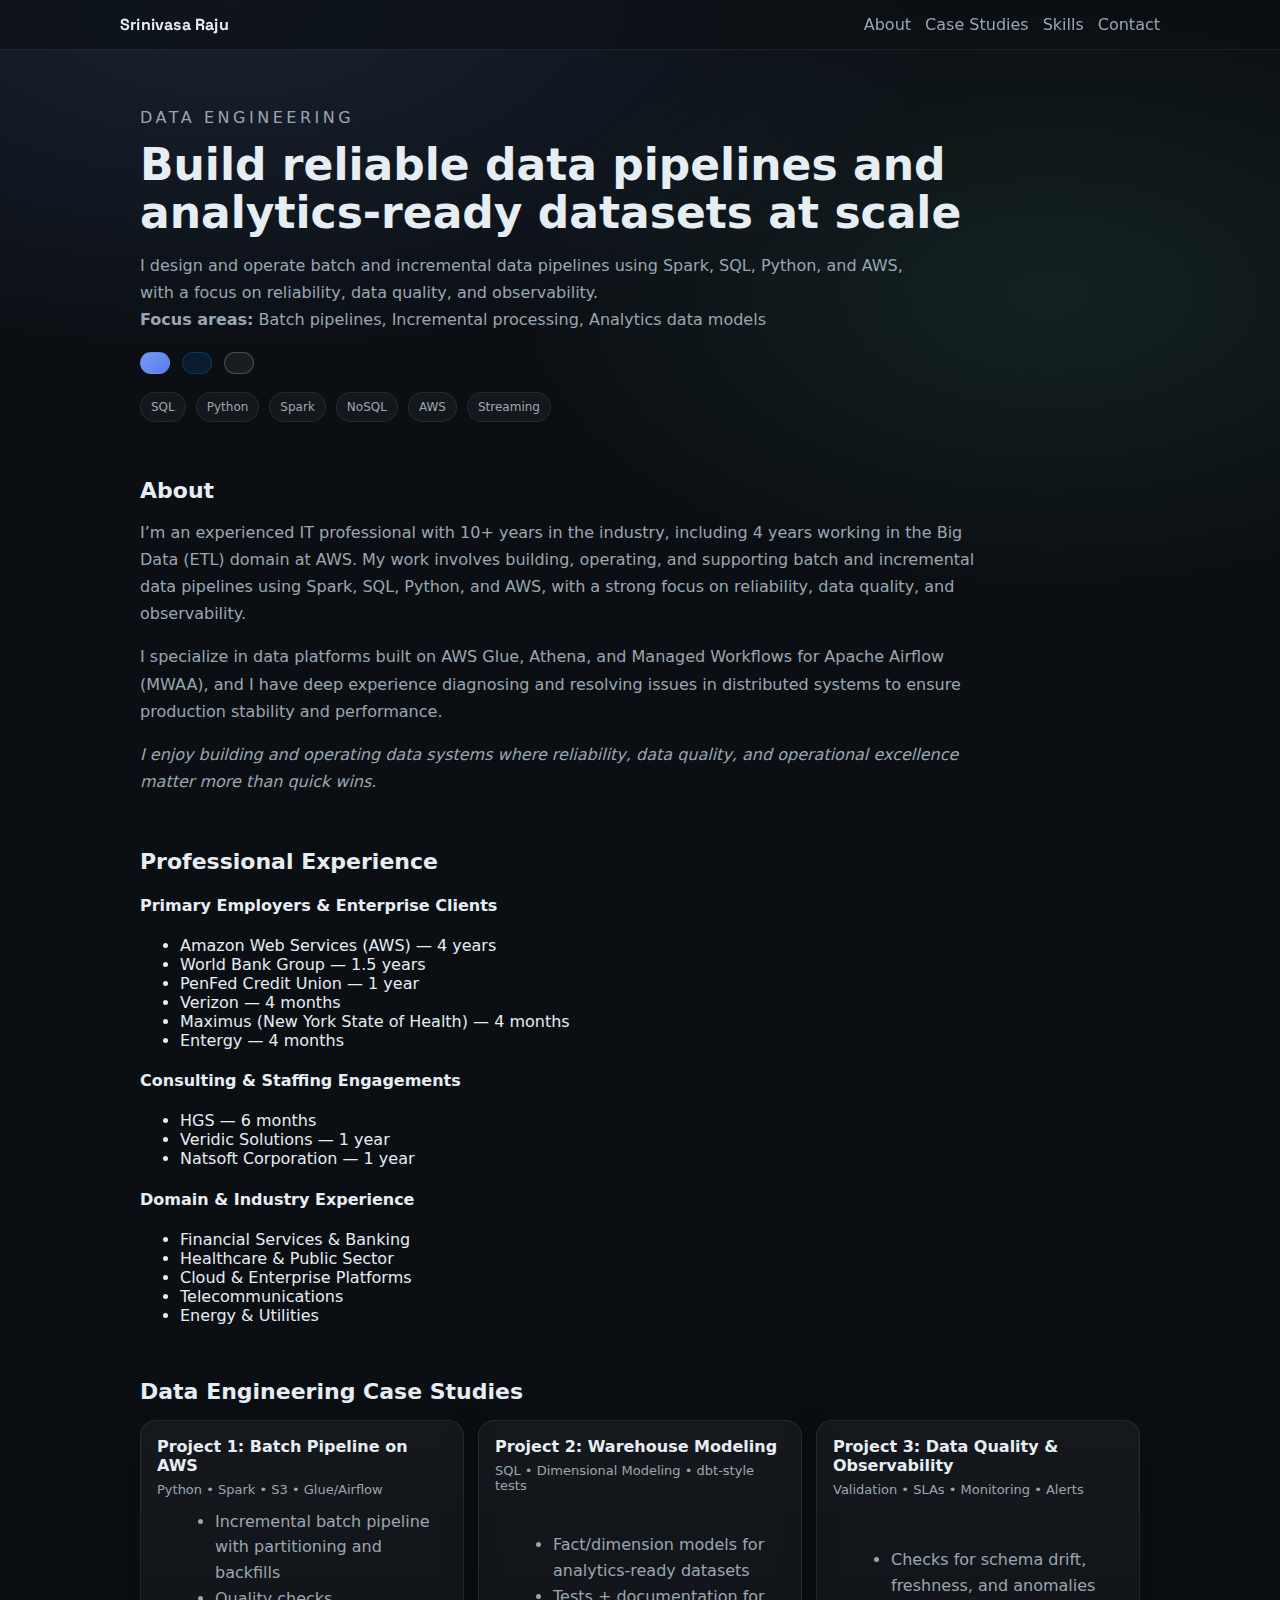
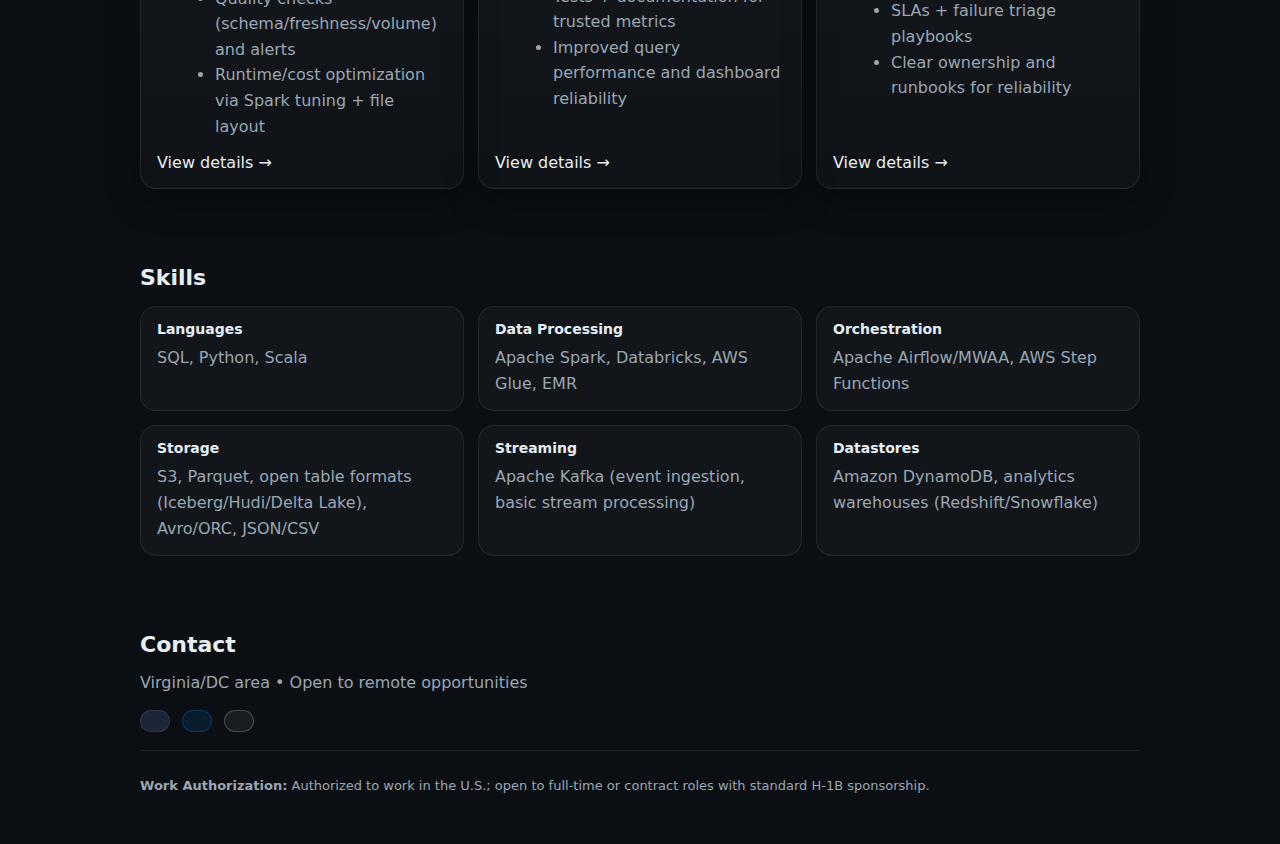
<file: index.html>
<!doctype html>
<html lang="en">
<head>
  <meta charset="utf-8" />
  <meta name="viewport" content="width=device-width, initial-scale=1" />
  <link href="https://fonts.googleapis.com/css2?family=Space+Grotesk:wght@500;600;700&display=swap" rel="stylesheet">

  <title>Srinivasa Raju — Data Engineering</title>
  <meta name="description" content="Srinivasa Raju — Data Engineering. Batch & incremental pipelines using Spark, SQL, Python, and AWS." />

  <link rel="stylesheet" href="/assets/styles.css" />
</head>

<body>
  <header class="nav">
    <div class="container nav-inner">
      <a class="brand" href="/">Srinivasa Raju</a>

      <nav class="nav-links">
        <a href="#aboutme">About</a>
        <a href="#projects">Case Studies</a>
        <a href="#skills">Skills</a>
        <a href="#contact">Contact</a>
      </nav>
    </div>
  </header>

  <main class="container">
    <!-- HERO -->
    <section class="hero">
      <p class="kicker">Data Engineering</p>

      <h1>Build reliable data pipelines and analytics-ready datasets at scale</h1>

      <p class="subhead">
        I design and operate batch and incremental data pipelines using Spark, SQL, Python, and AWS, with a focus on reliability,
        data quality, and observability.
        <br/><strong>Focus areas:</strong> Batch pipelines, Incremental processing, Analytics data models
      </p>

      <!-- Icon-only CTAs -->
      <div class="cta">
        <!-- Resume (update href when your PDF is ready) -->
        <a class="btn btn-primary icon-only"
           href="#"
           aria-label="Resume (PDF)"
           title="Resume (PDF)"
           onclick="alert('Resume PDF coming soon'); return false;">
          <svg viewBox="0 0 24 24" aria-hidden="true">
            <path d="M6 2h7l5 5v15a2 2 0 0 1-2 2H6a2 2 0 0 1-2-2V4a2 2 0 0 1 2-2zm7 1.5V8h4.5"/>
          </svg>
        </a>

        <a class="btn btn-linkedin icon-only"
           href="https://linkedin.com/in/kallepalliraju"
           target="_blank"
           rel="noreferrer"
           aria-label="LinkedIn"
           title="LinkedIn">
          <svg viewBox="0 0 24 24" aria-hidden="true">
            <path d="M20.45 20.45h-3.55v-5.57c0-1.33-.03-3.04-1.85-3.04-1.85 0-2.13 1.44-2.13 2.94v5.67H9.37V9h3.41v1.56h.05c.48-.9 1.65-1.85 3.4-1.85 3.64 0 4.31 2.4 4.31 5.51v6.23zM5.34 7.43a2.06 2.06 0 1 1 0-4.12 2.06 2.06 0 0 1 0 4.12zM7.12 20.45H3.56V9h3.56v11.45z"/>
          </svg>
        </a>

        <a class="btn btn-github icon-only"
           href="https://github.com/srinuraju"
           target="_blank"
           rel="noreferrer"
           aria-label="GitHub"
           title="GitHub">
          <svg viewBox="0 0 24 24" aria-hidden="true">
            <path d="M12 .5C5.65.5.5 5.78.5 12.29c0 5.2 3.44 9.6 8.21 11.16.6.11.82-.27.82-.6v-2.12c-3.34.74-4.04-1.45-4.04-1.45-.55-1.44-1.34-1.82-1.34-1.82-1.1-.78.08-.77.08-.77 1.22.09 1.86 1.28 1.86 1.28 1.08 1.9 2.83 1.35 3.52 1.03.11-.81.42-1.35.76-1.66-2.67-.31-5.47-1.36-5.47-6.05 0-1.34.46-2.44 1.23-3.3-.12-.31-.53-1.56.12-3.25 0 0 1.01-.33 3.3 1.26a11.2 11.2 0 0 1 6 0c2.28-1.59 3.29-1.26 3.29-1.26.65 1.69.24 2.94.12 3.25.77.86 1.23 1.96 1.23 3.3 0 4.7-2.81 5.74-5.49 6.04.43.38.82 1.13.82 2.28v3.38c0 .33.22.72.83.6 4.77-1.56 8.2-5.96 8.2-11.16C23.5 5.78 18.35.5 12 .5z"/>
          </svg>
        </a>

  
      </div>

      <div class="chips">
        <span class="chip">SQL</span>
        <span class="chip">Python</span>
        <span class="chip">Spark</span>
        <span class="chip">NoSQL</span>
        <span class="chip">AWS</span>
        <span class="chip">Streaming</span>
      </div>
    </section>

    <!-- ABOUT -->
    <section id="aboutme" class="section">
      <h2>About</h2>
      <p class="muted" style="max-width: 850px; line-height: 1.7;">
        I’m an experienced IT professional with 10+ years in the industry, including 4 years working in the Big Data (ETL) domain at AWS.
        My work involves building, operating, and supporting batch and incremental data pipelines using Spark, SQL, Python, and AWS, with a strong
        focus on reliability, data quality, and observability.
      </p>
      <p class="muted" style="max-width: 850px; line-height: 1.7; margin-top: 10px;">
        I specialize in data platforms built on AWS Glue, Athena, and Managed Workflows for Apache Airflow (MWAA), and I have deep experience
        diagnosing and resolving issues in distributed systems to ensure production stability and performance.
      </p>
      <p class="muted" style="max-width: 850px; line-height: 1.7; margin-top: 10px;">
  <em>I enjoy building and operating data systems where reliability, data quality, and operational excellence matter more than quick wins.</em>
</p>
    </section>
<section id="experience">
  <h2>Professional Experience</h2>

  <h4>Primary Employers & Enterprise Clients</h4>
  <ul>
    <li>Amazon Web Services (AWS) — 4 years</li>
    <li>World Bank Group — 1.5 years</li>
    <li>PenFed Credit Union — 1 year</li>
    <li>Verizon — 4 months</li>
    <li>Maximus (New York State of Health) — 4 months</li>
    <li>Entergy — 4 months</li>
  </ul>

  <h4>Consulting & Staffing Engagements</h4>
  <ul>
    <li>HGS — 6 months</li>
    <li>Veridic Solutions — 1 year</li>
    <li>Natsoft Corporation — 1 year</li>
  </ul>

</section>

    <h4>Domain & Industry Experience</h4>
<ul>
  <li>Financial Services & Banking</li>
  <li>Healthcare & Public Sector</li>
  <li>Cloud & Enterprise Platforms</li>
  <li>Telecommunications</li>
  <li>Energy & Utilities</li>
</ul>
    
    <!-- CASE STUDIES -->
    <section id="projects" class="section">
      <div class="section-head">
        <h2>Data Engineering Case Studies</h2>
      </div>

      <div class="grid">
        <article class="card">
          <div class="card-top">
            <h3>Project 1: Batch Pipeline on AWS</h3>
            <p class="meta">Python • Spark • S3 • Glue/Airflow</p>
          </div>
          <ul class="bullets">
            <li>Incremental batch pipeline with partitioning and backfills</li>
            <li>Quality checks (schema/freshness/volume) and alerts</li>
            <li>Runtime/cost optimization via Spark tuning + file layout</li>
          </ul>
          <a class="card-link" href="/projects/project-1.html">View details →</a>
        </article>

        <article class="card">
          <div class="card-top">
            <h3>Project 2: Warehouse Modeling</h3>
            <p class="meta">SQL • Dimensional Modeling • dbt-style tests</p>
          </div>
          <ul class="bullets">
            <li>Fact/dimension models for analytics-ready datasets</li>
            <li>Tests + documentation for trusted metrics</li>
            <li>Improved query performance and dashboard reliability</li>
          </ul>
          <a class="card-link" href="/projects/project-2.html">View details →</a>
        </article>

        <article class="card">
          <div class="card-top">
            <h3>Project 3: Data Quality & Observability</h3>
            <p class="meta">Validation • SLAs • Monitoring • Alerts</p>
          </div>
          <ul class="bullets">
            <li>Checks for schema drift, freshness, and anomalies</li>
            <li>SLAs + failure triage playbooks</li>
            <li>Clear ownership and runbooks for reliability</li>
          </ul>
          <a class="card-link" href="/projects/project-3.html">View details →</a>
        </article>
      </div>
    </section>

    <!-- SKILLS -->
    <section id="skills" class="section">
      <h2>Skills</h2>
      <div class="skills">
        <div class="skill-block">
          <h4>Languages</h4>
          <p>SQL, Python, Scala</p>
        </div>

        <div class="skill-block">
          <h4>Data Processing</h4>
          <p>Apache Spark, Databricks, AWS Glue, EMR</p>
        </div>

        <div class="skill-block">
          <h4>Orchestration</h4>
          <p>Apache Airflow/MWAA, AWS Step Functions</p>
        </div>

        <div class="skill-block">
          <h4>Storage</h4>
          <p>S3, Parquet, open table formats (Iceberg/Hudi/Delta Lake), Avro/ORC, JSON/CSV</p>
        </div>

        <div class="skill-block">
          <h4>Streaming</h4>
          <p>Apache Kafka (event ingestion, basic stream processing)</p>
        </div>

        <div class="skill-block">
          <h4>Datastores</h4>
          <p>Amazon DynamoDB, analytics warehouses (Redshift/Snowflake)</p>
        </div>
      </div>
    </section>

    <!-- CONTACT -->
    <section id="contact" class="section">
      <h2>Contact</h2>
      <p class="muted">Virginia/DC area • Open to remote opportunities</p>

      <div class="cta">
        <a class="btn btn-email icon-only"
           href="mailto:ksraju414@gmail.com"
           aria-label="Email"
           title="Email">
          <svg viewBox="0 0 24 24" aria-hidden="true">
            <path d="M2 5a2 2 0 0 1 2-2h16a2 2 0 0 1 2 2v14a2 2 0 0 1-2 2H4a2 2 0 0 1-2-2V5zm2 .5v.2l8 5.3 8-5.3v-.2H4zm16 2.8-8 5.2-8-5.2V19h16V8.3z"/>
          </svg>
        </a>

        <a class="btn btn-linkedin icon-only"
           href="https://linkedin.com/in/kallepalliraju"
           target="_blank"
           rel="noreferrer"
           aria-label="LinkedIn"
           title="LinkedIn">
          <svg viewBox="0 0 24 24" aria-hidden="true">
            <path d="M20.45 20.45h-3.55v-5.57c0-1.33-.03-3.04-1.85-3.04-1.85 0-2.13 1.44-2.13 2.94v5.67H9.37V9h3.41v1.56h.05c.48-.9 1.65-1.85 3.4-1.85 3.64 0 4.31 2.4 4.31 5.51v6.23zM5.34 7.43a2.06 2.06 0 1 1 0-4.12 2.06 2.06 0 0 1 0 4.12zM7.12 20.45H3.56V9h3.56v11.45z"/>
          </svg>
        </a>

        <a class="btn btn-github icon-only"
           href="https://github.com/srinuraju"
           target="_blank"
           rel="noreferrer"
           aria-label="GitHub"
           title="GitHub">
          <svg viewBox="0 0 24 24" aria-hidden="true">
            <path d="M12 .5C5.65.5.5 5.78.5 12.29c0 5.2 3.44 9.6 8.21 11.16.6.11.82-.27.82-.6v-2.12c-3.34.74-4.04-1.45-4.04-1.45-.55-1.44-1.34-1.82-1.34-1.82-1.1-.78.08-.77.08-.77 1.22.09 1.86 1.28 1.86 1.28 1.08 1.9 2.83 1.35 3.52 1.03.11-.81.42-1.35.76-1.66-2.67-.31-5.47-1.36-5.47-6.05 0-1.34.46-2.44 1.23-3.3-.12-.31-.53-1.56.12-3.25 0 0 1.01-.33 3.3 1.26a11.2 11.2 0 0 1 6 0c2.28-1.59 3.29-1.26 3.29-1.26.65 1.69.24 2.94.12 3.25.77.86 1.23 1.96 1.23 3.3 0 4.7-2.81 5.74-5.49 6.04.43.38.82 1.13.82 2.28v3.38c0 .33.22.72.83.6 4.77-1.56 8.2-5.96 8.2-11.16C23.5 5.78 18.35.5 12 .5z"/>
          </svg>
        </a>
      </div>

      <div class="footer-note">
        <p><strong>Work Authorization:</strong> Authorized to work in the U.S.; open to full-time or contract roles with standard H-1B sponsorship.</p>
      </div>
    </section>
  </main>
  <!-- Cloudflare Web Analytics -->
  <script defer src="https://static.cloudflareinsights.com/beacon.min.js"
          data-cf-beacon='{"token": "aaaaec772f2f45168088f39d31ed8c0d"}'></script>
</body>
</html>
</file>
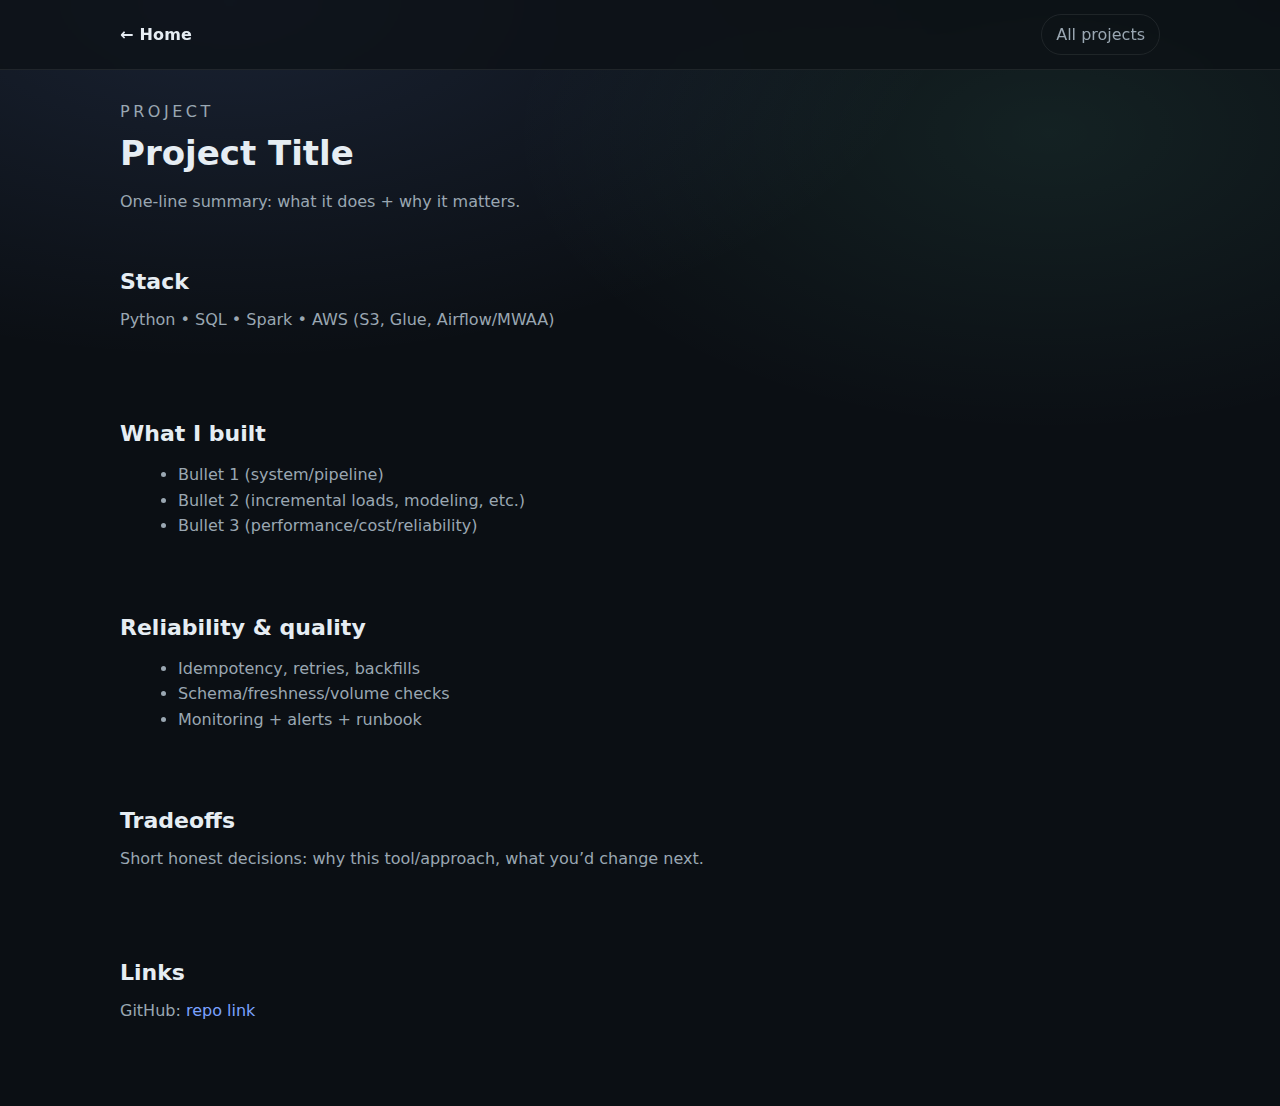
<file: projects/project 2.html>
<!doctype html>
<html lang="en">
<head>
  <meta charset="utf-8" />
  <meta name="viewport" content="width=device-width, initial-scale=1" />
  <title>Project 2 — Srinu</title>
  <link rel="stylesheet" href="/assets/styles.css" />
</head>
<body>
  <header class="nav">
    <div class="container nav-inner">
      <a class="brand" href="/">← Home</a>
      <nav class="nav-links">
        <a class="btn btn-ghost" href="/projects/">All projects</a>
      </nav>
    </div>
  </header>

  <main class="container" style="padding:32px 0;">
    <p class="kicker">Project</p>
    <h1 style="font-size:34px;">Project Title</h1>
    <p class="subhead">One-line summary: what it does + why it matters.</p>

    <section class="section">
      <h2>Stack</h2>
      <p class="muted">Python • SQL • Spark • AWS (S3, Glue, Airflow/MWAA)</p>
    </section>

    <section class="section">
      <h2>What I built</h2>
      <ul class="bullets">
        <li>Bullet 1 (system/pipeline)</li>
        <li>Bullet 2 (incremental loads, modeling, etc.)</li>
        <li>Bullet 3 (performance/cost/reliability)</li>
      </ul>
    </section>

    <section class="section">
      <h2>Reliability & quality</h2>
      <ul class="bullets">
        <li>Idempotency, retries, backfills</li>
        <li>Schema/freshness/volume checks</li>
        <li>Monitoring + alerts + runbook</li>
      </ul>
    </section>

    <section class="section">
      <h2>Tradeoffs</h2>
      <p class="muted">Short honest decisions: why this tool/approach, what you’d change next.</p>
    </section>

    <section class="section">
      <h2>Links</h2>
      <p class="muted">GitHub: <a href="#" target="_blank" rel="noreferrer">repo link</a></p>
    </section>
  </main>
</body>
</html>
</file>
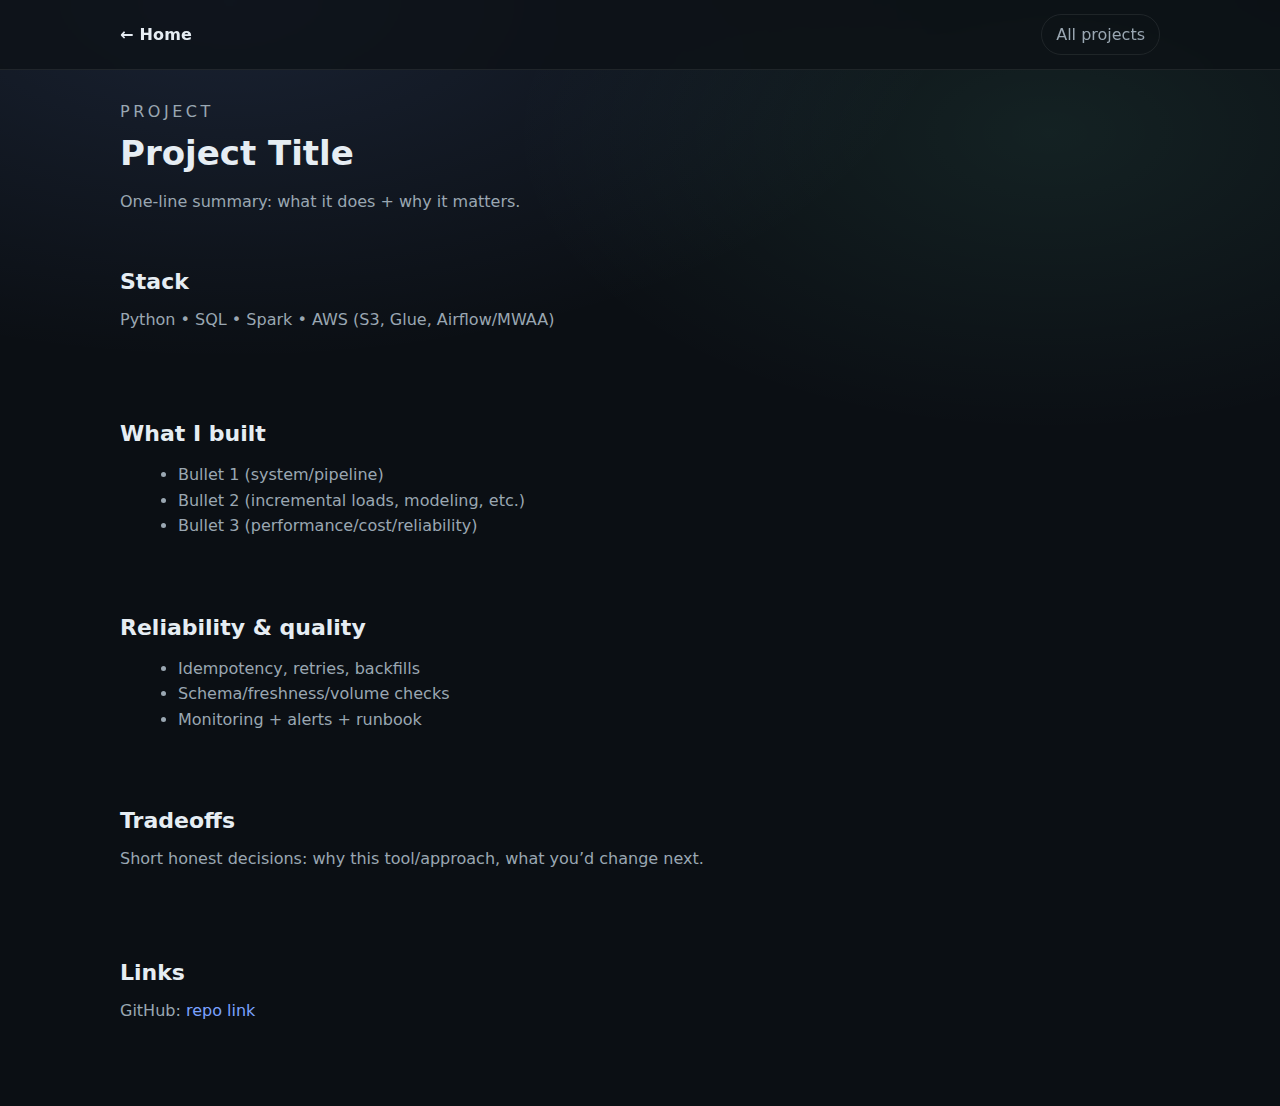
<file: projects/project-1.html>
<!doctype html>
<html lang="en">
<head>
  <meta charset="utf-8" />
  <meta name="viewport" content="width=device-width, initial-scale=1" />
  <title>Project 1 — Srinu</title>
  <link rel="stylesheet" href="/assets/styles.css" />
</head>
<body>
  <header class="nav">
    <div class="container nav-inner">
      <a class="brand" href="/">← Home</a>
      <nav class="nav-links">
        <a class="btn btn-ghost" href="/projects/">All projects</a>
      </nav>
    </div>
  </header>

  <main class="container" style="padding:32px 0;">
    <p class="kicker">Project</p>
    <h1 style="font-size:34px;">Project Title</h1>
    <p class="subhead">One-line summary: what it does + why it matters.</p>

    <section class="section">
      <h2>Stack</h2>
      <p class="muted">Python • SQL • Spark • AWS (S3, Glue, Airflow/MWAA)</p>
    </section>

    <section class="section">
      <h2>What I built</h2>
      <ul class="bullets">
        <li>Bullet 1 (system/pipeline)</li>
        <li>Bullet 2 (incremental loads, modeling, etc.)</li>
        <li>Bullet 3 (performance/cost/reliability)</li>
      </ul>
    </section>

    <section class="section">
      <h2>Reliability & quality</h2>
      <ul class="bullets">
        <li>Idempotency, retries, backfills</li>
        <li>Schema/freshness/volume checks</li>
        <li>Monitoring + alerts + runbook</li>
      </ul>
    </section>

    <section class="section">
      <h2>Tradeoffs</h2>
      <p class="muted">Short honest decisions: why this tool/approach, what you’d change next.</p>
    </section>

    <section class="section">
      <h2>Links</h2>
      <p class="muted">GitHub: <a href="#" target="_blank" rel="noreferrer">repo link</a></p>
    </section>
  </main>
</body>
</html>
</file>
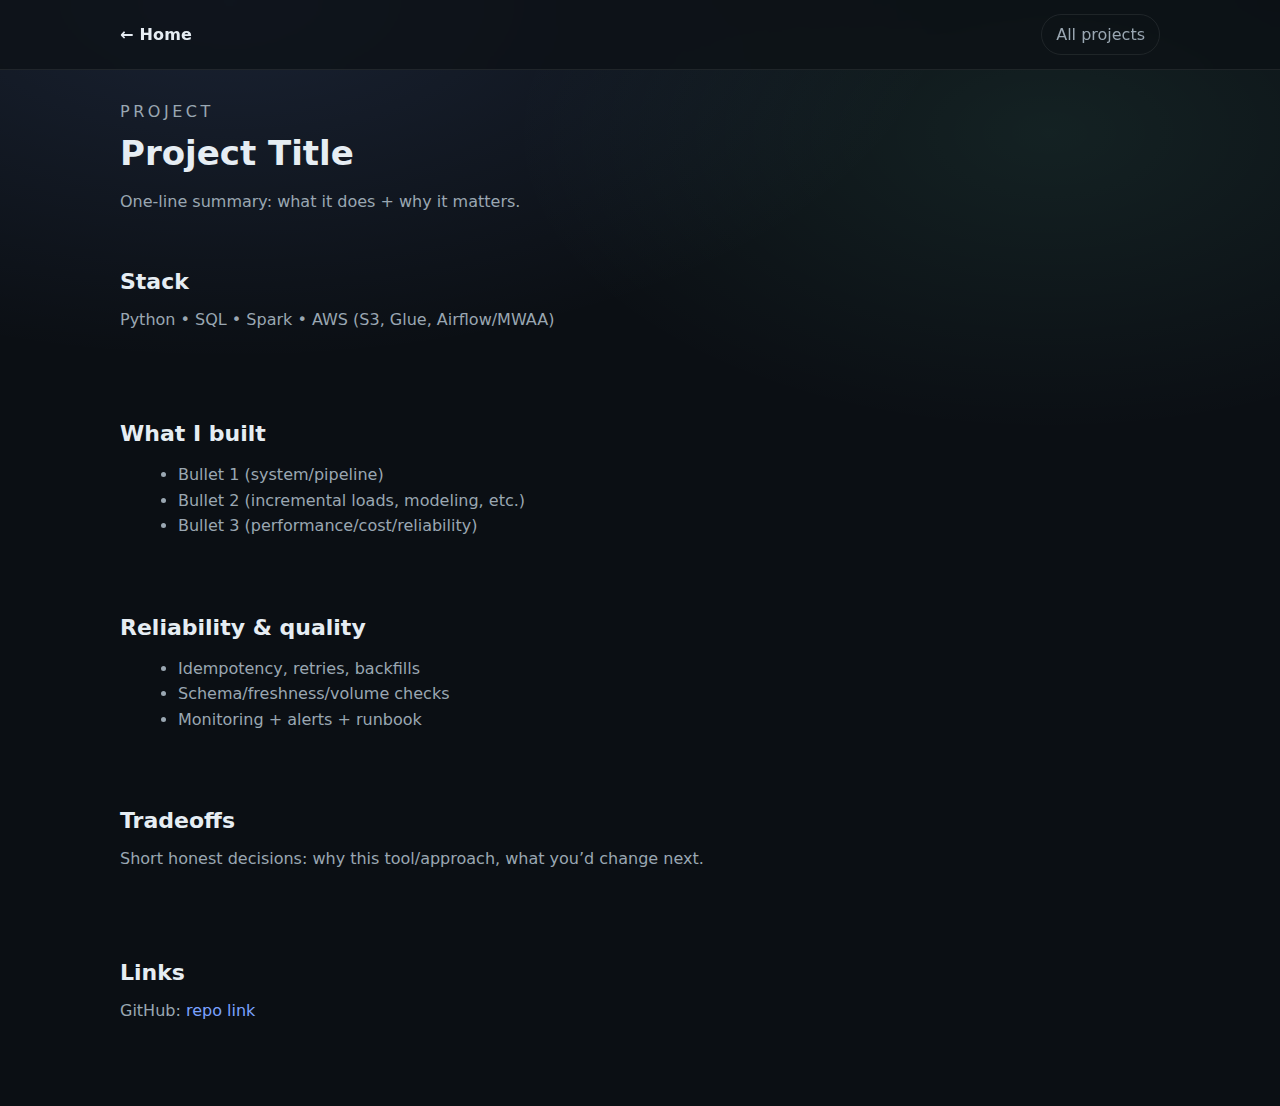
<file: projects/project-3.html>
<!doctype html>
<html lang="en">
<head>
  <meta charset="utf-8" />
  <meta name="viewport" content="width=device-width, initial-scale=1" />
  <title>Project 3 — Srinu</title>
  <link rel="stylesheet" href="/assets/styles.css" />
</head>
<body>
  <header class="nav">
    <div class="container nav-inner">
      <a class="brand" href="/">← Home</a>
      <nav class="nav-links">
        <a class="btn btn-ghost" href="/projects/">All projects</a>
      </nav>
    </div>
  </header>

  <main class="container" style="padding:32px 0;">
    <p class="kicker">Project</p>
    <h1 style="font-size:34px;">Project Title</h1>
    <p class="subhead">One-line summary: what it does + why it matters.</p>

    <section class="section">
      <h2>Stack</h2>
      <p class="muted">Python • SQL • Spark • AWS (S3, Glue, Airflow/MWAA)</p>
    </section>

    <section class="section">
      <h2>What I built</h2>
      <ul class="bullets">
        <li>Bullet 1 (system/pipeline)</li>
        <li>Bullet 2 (incremental loads, modeling, etc.)</li>
        <li>Bullet 3 (performance/cost/reliability)</li>
      </ul>
    </section>

    <section class="section">
      <h2>Reliability & quality</h2>
      <ul class="bullets">
        <li>Idempotency, retries, backfills</li>
        <li>Schema/freshness/volume checks</li>
        <li>Monitoring + alerts + runbook</li>
      </ul>
    </section>

    <section class="section">
      <h2>Tradeoffs</h2>
      <p class="muted">Short honest decisions: why this tool/approach, what you’d change next.</p>
    </section>

    <section class="section">
      <h2>Links</h2>
      <p class="muted">GitHub: <a href="#" target="_blank" rel="noreferrer">repo link</a></p>
    </section>
  </main>
</body>
</html>
</file>
<file: assets/styles.css>
:root{
  --bg:#0b0f14;
  --panel:#0f1620;
  --panel2:#111b28;
  --text:#e6edf3;
  --muted:#9aa7b2;
  --border:rgba(255,255,255,.08);
  --accent:#7aa2ff;
  --shadow: 0 12px 32px rgba(0,0,0,.35);
  --radius:16px;
  --max: 1040px;
}

*{box-sizing:border-box}
html{scroll-behavior:smooth}

body{
  margin:0;
  font-family: ui-sans-serif, system-ui, -apple-system, Segoe UI, Roboto, Helvetica, Arial;
  background:
    radial-gradient(1200px 600px at 18% 0%, rgba(122,162,255,.13), transparent 60%),
    radial-gradient(900px 500px at 82% 12%, rgba(122,255,212,.08), transparent 60%),
    var(--bg);
  color:var(--text);
}

.container{
  max-width:var(--max);
  margin:0 auto;
  padding:0 20px;
}

a{color:var(--accent); text-decoration:none}
a:hover{opacity:.92}

/* ---------------- NAV ---------------- */

.nav{
  position:sticky;
  top:0;
  backdrop-filter: blur(10px);
  background: rgba(11,15,20,.70);
  border-bottom: 1px solid var(--border);
  z-index:10;
}

.nav-inner{
  display:flex;
  align-items:center;
  justify-content:space-between;
  padding:14px 0;
}

/* Brand (your name) */
.brand{
  color:var(--text);
  font-weight:750;
  letter-spacing:.2px;
  font-family:'Space Grotesk', ui-sans-serif, system-ui, -apple-system, Segoe UI, Roboto, Helvetica, Arial;
}

.nav-links{
  display:flex;
  gap:14px;
  align-items:center;
  flex-wrap:wrap;
}

.nav-links a{
  color:var(--muted);
}

.nav-links a:hover{
  color:var(--text);
}

/* ---------------- HERO ---------------- */

.hero{padding:58px 0 18px}

.kicker{
  color:var(--muted);
  margin:0 0 14px;
  letter-spacing:.22em;
  text-transform:uppercase;
  font-size:16px;
}

h1{
  font-size:44px;
  line-height:1.08;
  margin:0 0 14px;
}

.subhead{
  color:var(--muted);
  font-size:16px;
  line-height:1.7;
  max-width:780px;
}

/* ---------------- SECTIONS ---------------- */

.section{padding:38px 0}

.section-head{
  display:flex;
  align-items:baseline;
  justify-content:space-between;
  gap:16px;
}

h2{
  font-size:22px;
  margin:0 0 16px;
}

/* ---------------- BUTTONS ---------------- */

.cta{
  display:flex;
  gap:12px;
  flex-wrap:wrap;
  margin:18px 0 0;
}

.btn{
  display:inline-flex;
  align-items:center;
  justify-content:center;
  padding:10px 14px;
  border-radius:999px;
  border:1px solid var(--border);
  background: rgba(122,162,255,.16);
  color:var(--text);
  transition:
    transform .15s ease,
    box-shadow .15s ease,
    background .15s ease,
    border-color .15s ease,
    color .15s ease;
}

.btn:hover{
  transform: translateY(-1px);
}

/* Primary button (Resume) */
.btn-primary{
  background: linear-gradient(135deg, rgba(122,162,255,.95), rgba(95,133,255,.92));
  border-color: transparent;
  color:#0b0f14;
  font-weight:700;
}

.btn-primary:hover{
  box-shadow:0 10px 30px rgba(122,162,255,.35);
}

/* Ghost buttons */
.btn-ghost{
  background: transparent;
  color:var(--muted);
}

.btn-ghost:hover{
  color:var(--text);
  border-color: rgba(255,255,255,.18);
}

/* LinkedIn button */
.btn-linkedin{
  background: rgba(10,102,194,.15);
  border-color: rgba(10,102,194,.35);
  color:#66b3ff;
}

.btn-linkedin:hover{
  background: rgba(10,102,194,.25);
  box-shadow:0 8px 20px rgba(10,102,194,.35);
}

/* GitHub button */
.btn-github{
  background: rgba(255,255,255,.06);
  border-color: rgba(255,255,255,.2);
  color:#e6edf3;
}

.btn-github:hover{
  background: rgba(255,255,255,.12);
  box-shadow:0 8px 20px rgba(0,0,0,.35);
}

/* Focus accessibility */
.btn:focus-visible,
.nav-links a:focus-visible,
.brand:focus-visible{
  outline:2px solid rgba(122,162,255,.6);
  outline-offset:3px;
  border-radius:999px;
}

/* ---------------- CHIPS ---------------- */

.chips{
  display:flex;
  gap:10px;
  flex-wrap:wrap;
  margin-top:18px;
}

.chip{
  border:1px solid var(--border);
  background: rgba(255,255,255,.04);
  color:var(--muted);
  padding:7px 10px;
  border-radius:999px;
  font-size:12px;
}

/* ---------------- CARDS ---------------- */

.grid{
  display:grid;
  grid-template-columns: repeat(12, 1fr);
  gap:14px;
}

.card{
  grid-column: span 4;
  background: linear-gradient(180deg, rgba(255,255,255,.045), rgba(255,255,255,.02));
  border:1px solid var(--border);
  border-radius:var(--radius);
  padding:16px;
  box-shadow:var(--shadow);
  min-height:230px;
  display:flex;
  flex-direction:column;
  justify-content:space-between;
}

.card:hover{
  border-color: rgba(122,162,255,.25);
}

.card-top h3{
  margin:0;
  font-size:16px;
}

.meta{
  margin:7px 0 0;
  color:var(--muted);
  font-size:13px;
}

.bullets{
  margin:12px 0 0 18px;
  color:var(--muted);
  line-height:1.6;
}

.card-link{
  margin-top:14px;
  display:inline-block;
  color:var(--text);
}

.card-link:hover{
  color:var(--accent);
}

/* ---------------- SKILLS ---------------- */

.skills{
  display:grid;
  grid-template-columns: repeat(12, 1fr);
  gap:14px;
}

.skill-block{
  grid-column: span 4;
  border:1px solid var(--border);
  background: rgba(255,255,255,.03);
  border-radius:var(--radius);
  padding:14px 16px;
}

.skill-block h4{
  margin:0 0 8px;
  font-size:14px;
}

.skill-block p{
  margin:0;
  color:var(--muted);
  line-height:1.6;
}

/* ---------------- FOOTER ---------------- */

.muted{color:var(--muted)}

.footer-note{
  margin-top:18px;
  border-top:1px solid var(--border);
  padding-top:14px;
  color:var(--muted);
  font-size:13px;
}

/* ---------------- RESPONSIVE ---------------- */

@media (max-width: 980px){
  h1{font-size:36px}
  .card{grid-column: span 12}
  .skill-block{grid-column: span 12}
}
</file>
